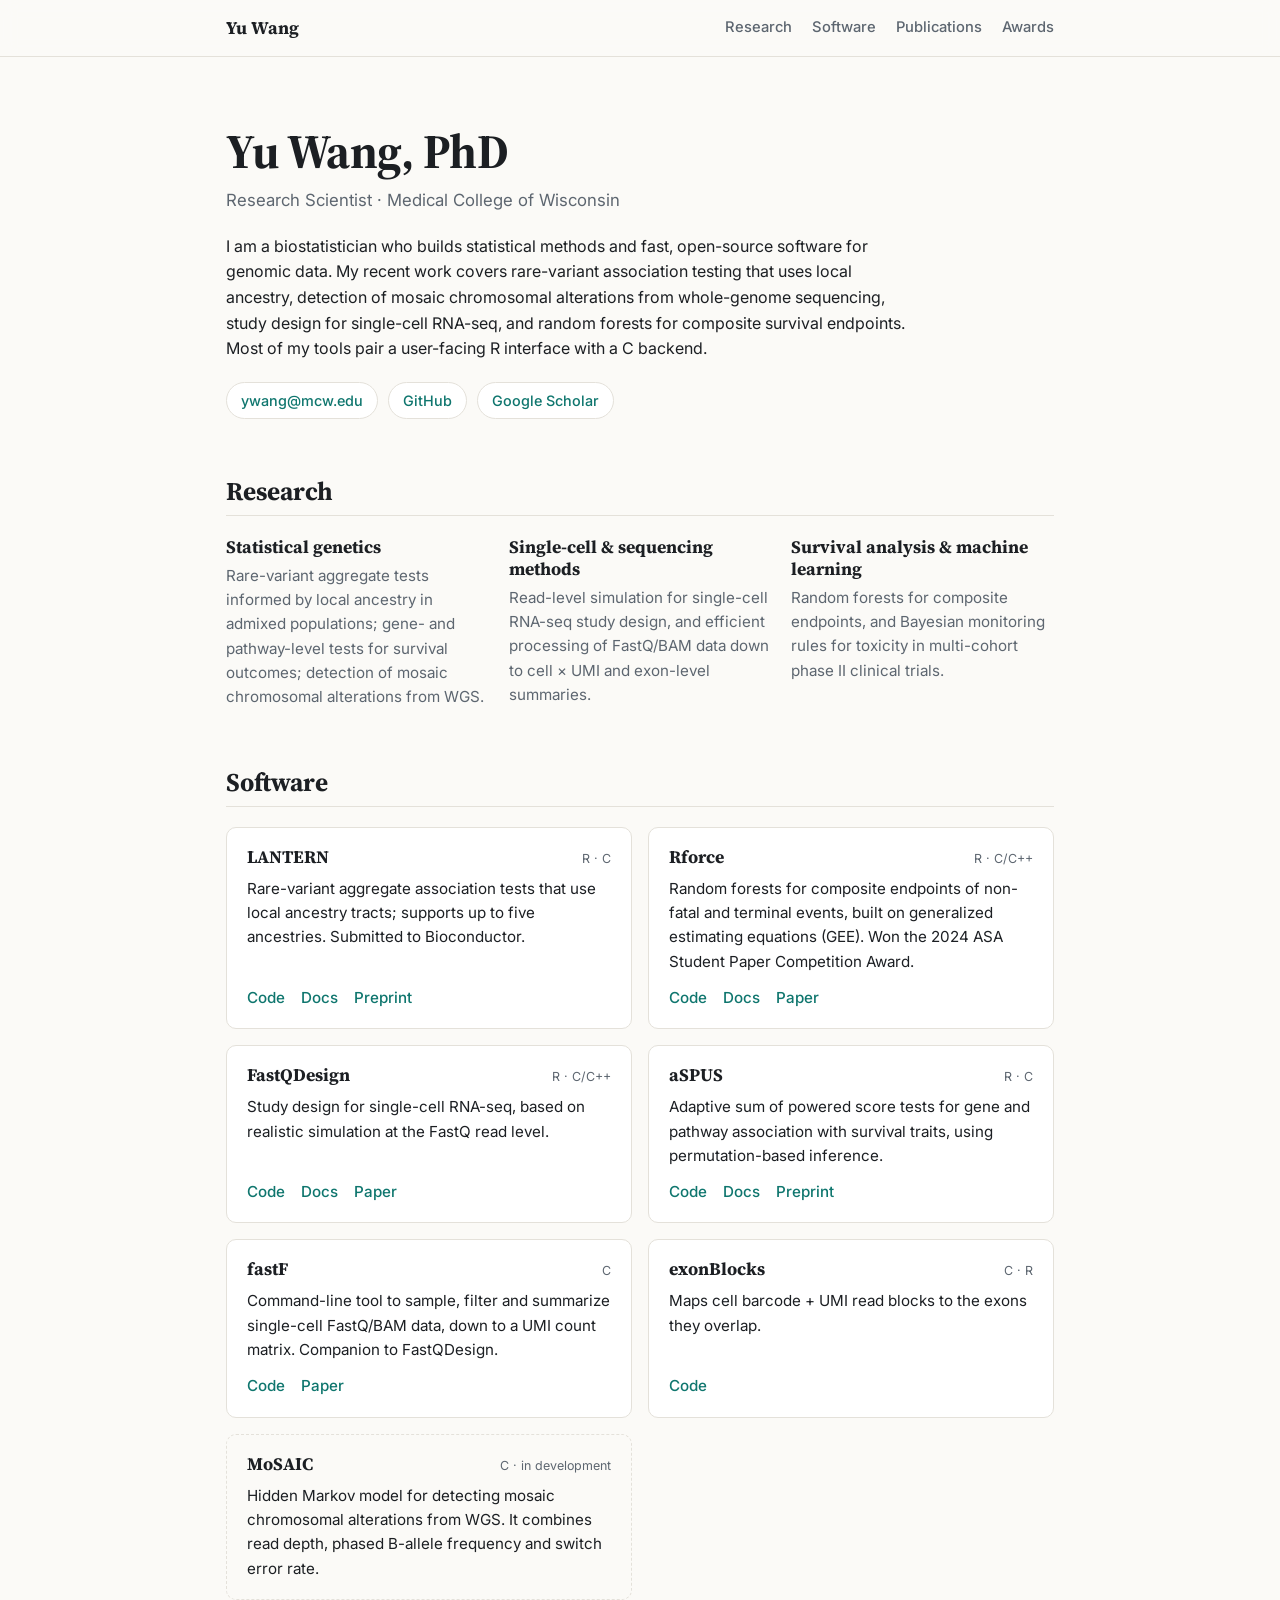
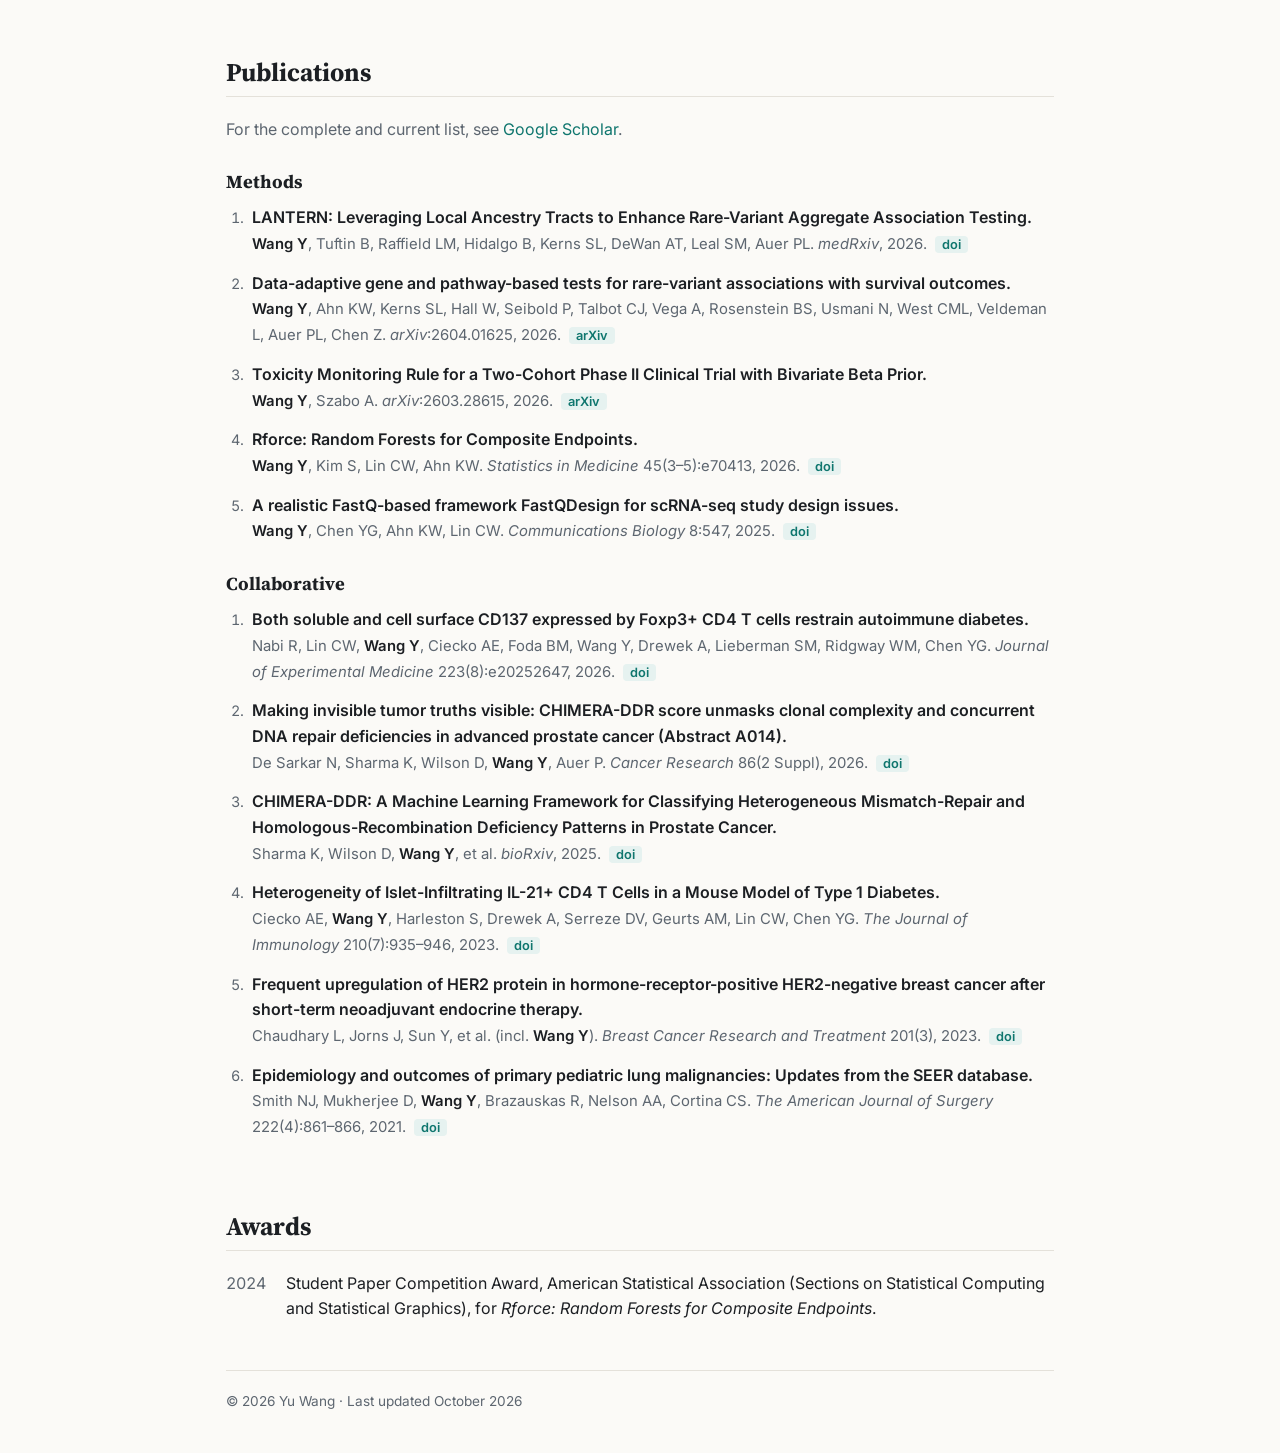
<file: index.html>
<!doctype html>
<html lang="en">
<head>
  <meta charset="utf-8">
  <meta name="viewport" content="width=device-width, initial-scale=1">
  <title>Yu Wang, PhD</title>
  <meta name="description" content="Yu Wang — Research Scientist at the Medical College of Wisconsin. Statistical genetics, bioinformatics, and statistical software.">
  <link rel="icon" href="data:image/svg+xml,%3Csvg xmlns='http://www.w3.org/2000/svg' viewBox='0 0 64 64'%3E%3Crect width='64' height='64' rx='14' fill='%230f766e'/%3E%3Ctext x='32' y='42' font-family='Georgia,serif' font-size='28' fill='white' text-anchor='middle'%3EYW%3C/text%3E%3C/svg%3E">
  <link rel="preconnect" href="https://fonts.googleapis.com">
  <link rel="preconnect" href="https://fonts.gstatic.com" crossorigin>
  <link href="https://fonts.googleapis.com/css2?family=Inter:wght@400;500;600&family=Source+Serif+4:opsz,wght@8..60,600;8..60,700&display=swap" rel="stylesheet">
  <link rel="stylesheet" href="style.css">
</head>
<body>
  <header class="site-nav">
    <div class="wrap nav-inner">
      <a class="brand" href="#top">Yu Wang</a>
      <nav>
        <a href="#research">Research</a>
        <a href="#software">Software</a>
        <a href="#publications">Publications</a>
        <a href="#awards">Awards</a>
      </nav>
    </div>
  </header>

  <main id="top" class="wrap">
    <section class="hero">
      <h1>Yu Wang, PhD</h1>
      <p class="role">Research Scientist · Medical College of Wisconsin</p>
      <p class="bio">
        I am a biostatistician who builds statistical methods and fast,
        open-source software for genomic data. My recent work covers rare-variant
        association testing that uses local ancestry, detection of mosaic chromosomal
        alterations from whole-genome sequencing, study design for single-cell RNA-seq,
        and random forests for composite survival endpoints. Most of my tools
        pair a user-facing R interface with a C backend.
      </p>
      <ul class="links">
        <li><a href="mailto:ywang@mcw.edu">ywang@mcw.edu</a></li>
        <li><a href="https://github.com/yuw444">GitHub</a></li>
        <li><a href="https://scholar.google.com/citations?user=0xSDRvYAAAAJ">Google Scholar</a></li>
      </ul>
    </section>

    <section id="research">
      <h2>Research</h2>
      <div class="themes">
        <div class="theme">
          <h3>Statistical genetics</h3>
          <p>Rare-variant aggregate tests informed by local ancestry in admixed
          populations; gene- and pathway-level tests for survival outcomes; detection of
          mosaic chromosomal alterations from WGS.</p>
        </div>
        <div class="theme">
          <h3>Single-cell &amp; sequencing methods</h3>
          <p>Read-level simulation for single-cell RNA-seq study design, and efficient
          processing of FastQ/BAM data down to cell × UMI and exon-level summaries.</p>
        </div>
        <div class="theme">
          <h3>Survival analysis &amp; machine learning</h3>
          <p>Random forests for composite endpoints, and Bayesian monitoring rules for
          toxicity in multi-cohort phase II clinical trials.</p>
        </div>
      </div>
    </section>

    <section id="software">
      <h2>Software</h2>
      <div class="cards">
        <article class="card">
          <div class="card-head"><h3>LANTERN</h3><span class="tags">R · C</span></div>
          <p>Rare-variant aggregate association tests that use local ancestry tracts;
          supports up to five ancestries. Submitted to Bioconductor.</p>
          <p class="card-links">
            <a href="https://github.com/yuw444/lantern">Code</a>
            <a href="https://yuw444.github.io/lantern/">Docs</a>
            <a href="https://doi.org/10.64898/2026.04.24.26351693">Preprint</a>
          </p>
        </article>
        <article class="card">
          <div class="card-head"><h3>Rforce</h3><span class="tags">R · C/C++</span></div>
          <p>Random forests for composite endpoints of non-fatal and terminal events,
          built on generalized estimating equations (GEE). Won the 2024 ASA Student Paper Competition Award.</p>
          <p class="card-links">
            <a href="https://github.com/yuw444/Rforce">Code</a>
            <a href="https://yuw444.github.io/Rforce/">Docs</a>
            <a href="https://doi.org/10.1002/sim.70413">Paper</a>
          </p>
        </article>
        <article class="card">
          <div class="card-head"><h3>FastQDesign</h3><span class="tags">R · C/C++</span></div>
          <p>Study design for single-cell RNA-seq, based on realistic simulation at the
          FastQ read level.</p>
          <p class="card-links">
            <a href="https://github.com/yuw444/FastQDesign">Code</a>
            <a href="https://yuw444.github.io/FastQDesign/">Docs</a>
            <a href="https://doi.org/10.1038/s42003-025-07938-8">Paper</a>
          </p>
        </article>
        <article class="card">
          <div class="card-head"><h3>aSPUS</h3><span class="tags">R · C</span></div>
          <p>Adaptive sum of powered score tests for gene and pathway association with
          survival traits, using permutation-based inference.</p>
          <p class="card-links">
            <a href="https://github.com/yuw444/aSPUS">Code</a>
            <a href="https://yuw444.github.io/aSPUS/">Docs</a>
            <a href="https://arxiv.org/abs/2604.01625">Preprint</a>
          </p>
        </article>
        <article class="card">
          <div class="card-head"><h3>fastF</h3><span class="tags">C</span></div>
          <p>Command-line tool to sample, filter and summarize single-cell FastQ/BAM
          data, down to a UMI count matrix. Companion to FastQDesign.</p>
          <p class="card-links">
            <a href="https://github.com/yuw444/fastF">Code</a>
            <a href="https://doi.org/10.1038/s42003-025-07938-8">Paper</a>
          </p>
        </article>
        <article class="card">
          <div class="card-head"><h3>exonBlocks</h3><span class="tags">C · R</span></div>
          <p>Maps cell barcode + UMI read blocks to the exons they overlap.</p>
          <p class="card-links">
            <a href="https://github.com/yuw444/exonBlocks">Code</a>
          </p>
        </article>
        <article class="card card-dev">
          <div class="card-head"><h3>MoSAIC</h3><span class="tags">C · in development</span></div>
          <p>Hidden Markov model for detecting mosaic chromosomal alterations from WGS.
          It combines read depth, phased B-allele frequency and switch error rate.</p>
        </article>
      </div>
    </section>

    <section id="publications">
      <h2>Publications</h2>
      <p class="muted">For the complete and current list, see
        <a href="https://scholar.google.com/citations?user=0xSDRvYAAAAJ">Google Scholar</a>.</p>

      <h3 class="pub-group">Methods</h3>
      <ol class="pubs">
        <li>
          <span class="title">LANTERN: Leveraging Local Ancestry Tracts to Enhance Rare-Variant Aggregate Association Testing.</span>
          <span class="authors"><b>Wang Y</b>, Tuftin B, Raffield LM, Hidalgo B, Kerns SL, DeWan AT, Leal SM, Auer PL.</span>
          <span class="venue"><i>medRxiv</i>, 2026.</span>
          <a href="https://doi.org/10.64898/2026.04.24.26351693">doi</a>
        </li>
        <li>
          <span class="title">Data-adaptive gene and pathway-based tests for rare-variant associations with survival outcomes.</span>
          <span class="authors"><b>Wang Y</b>, Ahn KW, Kerns SL, Hall W, Seibold P, Talbot CJ, Vega A, Rosenstein BS, Usmani N, West CML, Veldeman L, Auer PL, Chen Z.</span>
          <span class="venue"><i>arXiv</i>:2604.01625, 2026.</span>
          <a href="https://arxiv.org/abs/2604.01625">arXiv</a>
        </li>
        <li>
          <span class="title">Toxicity Monitoring Rule for a Two-Cohort Phase II Clinical Trial with Bivariate Beta Prior.</span>
          <span class="authors"><b>Wang Y</b>, Szabo A.</span>
          <span class="venue"><i>arXiv</i>:2603.28615, 2026.</span>
          <a href="https://arxiv.org/abs/2603.28615">arXiv</a>
        </li>
        <li>
          <span class="title">Rforce: Random Forests for Composite Endpoints.</span>
          <span class="authors"><b>Wang Y</b>, Kim S, Lin CW, Ahn KW.</span>
          <span class="venue"><i>Statistics in Medicine</i> 45(3–5):e70413, 2026.</span>
          <a href="https://doi.org/10.1002/sim.70413">doi</a>
        </li>
        <li>
          <span class="title">A realistic FastQ-based framework FastQDesign for scRNA-seq study design issues.</span>
          <span class="authors"><b>Wang Y</b>, Chen YG, Ahn KW, Lin CW.</span>
          <span class="venue"><i>Communications Biology</i> 8:547, 2025.</span>
          <a href="https://doi.org/10.1038/s42003-025-07938-8">doi</a>
        </li>
      </ol>

      <h3 class="pub-group">Collaborative</h3>
      <ol class="pubs">
        <li>
          <span class="title">Both soluble and cell surface CD137 expressed by Foxp3+ CD4 T cells restrain autoimmune diabetes.</span>
          <span class="authors">Nabi R, Lin CW, <b>Wang Y</b>, Ciecko AE, Foda BM, Wang Y, Drewek A, Lieberman SM, Ridgway WM, Chen YG.</span>
          <span class="venue"><i>Journal of Experimental Medicine</i> 223(8):e20252647, 2026.</span>
          <a href="https://doi.org/10.1084/jem.20252647">doi</a>
        </li>
        <li>
          <span class="title">Making invisible tumor truths visible: CHIMERA-DDR score unmasks clonal complexity and concurrent DNA repair deficiencies in advanced prostate cancer (Abstract A014).</span>
          <span class="authors">De Sarkar N, Sharma K, Wilson D, <b>Wang Y</b>, Auer P.</span>
          <span class="venue"><i>Cancer Research</i> 86(2 Suppl), 2026.</span>
          <a href="https://doi.org/10.1158/1538-7445.prostateca26-a014">doi</a>
        </li>
        <li>
          <span class="title">CHIMERA-DDR: A Machine Learning Framework for Classifying Heterogeneous Mismatch-Repair and Homologous-Recombination Deficiency Patterns in Prostate Cancer.</span>
          <span class="authors">Sharma K, Wilson D, <b>Wang Y</b>, et al.</span>
          <span class="venue"><i>bioRxiv</i>, 2025.</span>
          <a href="https://doi.org/10.1101/2025.10.08.680958">doi</a>
        </li>
        <li>
          <span class="title">Heterogeneity of Islet-Infiltrating IL-21+ CD4 T Cells in a Mouse Model of Type 1 Diabetes.</span>
          <span class="authors">Ciecko AE, <b>Wang Y</b>, Harleston S, Drewek A, Serreze DV, Geurts AM, Lin CW, Chen YG.</span>
          <span class="venue"><i>The Journal of Immunology</i> 210(7):935–946, 2023.</span>
          <a href="https://doi.org/10.4049/jimmunol.2200712">doi</a>
        </li>
        <li>
          <span class="title">Frequent upregulation of HER2 protein in hormone-receptor-positive HER2-negative breast cancer after short-term neoadjuvant endocrine therapy.</span>
          <span class="authors">Chaudhary L, Jorns J, Sun Y, et al. (incl. <b>Wang Y</b>).</span>
          <span class="venue"><i>Breast Cancer Research and Treatment</i> 201(3), 2023.</span>
          <a href="https://doi.org/10.1007/s10549-023-07038-3">doi</a>
        </li>
        <li>
          <span class="title">Epidemiology and outcomes of primary pediatric lung malignancies: Updates from the SEER database.</span>
          <span class="authors">Smith NJ, Mukherjee D, <b>Wang Y</b>, Brazauskas R, Nelson AA, Cortina CS.</span>
          <span class="venue"><i>The American Journal of Surgery</i> 222(4):861–866, 2021.</span>
          <a href="https://doi.org/10.1016/j.amjsurg.2021.01.037">doi</a>
        </li>
      </ol>
    </section>

    <section id="awards">
      <h2>Awards</h2>
      <ul class="awards">
        <li><span class="year">2024</span>
          <span>Student Paper Competition Award, American Statistical Association
          (Sections on Statistical Computing and Statistical Graphics), for
          <i>Rforce: Random Forests for Composite Endpoints</i>.</span></li>
      </ul>
    </section>
  </main>

  <footer class="wrap footer">
    <p>© 2026 Yu Wang · Last updated October 2026</p>
  </footer>
</body>
</html>
</file>
<file: style.css>
:root {
  --bg: #fbfaf7;
  --surface: #ffffff;
  --text: #1c1f23;
  --muted: #5d6670;
  --border: #e4e1da;
  --accent: #0f766e;
  --accent-soft: #e6f2f0;
  --serif: "Source Serif 4", Georgia, "Times New Roman", serif;
  --sans: "Inter", system-ui, -apple-system, "Segoe UI", Roboto, sans-serif;
}

@media (prefers-color-scheme: dark) {
  :root {
    --bg: #121416;
    --surface: #1a1d20;
    --text: #e6e8ea;
    --muted: #9aa3ac;
    --border: #2b3035;
    --accent: #5eead4;
    --accent-soft: #15302d;
  }
}

* { box-sizing: border-box; }

html { scroll-behavior: smooth; scroll-padding-top: 4.5rem; }

body {
  margin: 0;
  background: var(--bg);
  color: var(--text);
  font-family: var(--sans);
  font-size: 16px;
  line-height: 1.6;
  -webkit-font-smoothing: antialiased;
}

a { color: var(--accent); text-decoration: none; }
a:hover { text-decoration: underline; text-underline-offset: 3px; }

.wrap { max-width: 860px; margin: 0 auto; padding: 0 16px; }

/* Nav */
.site-nav {
  position: sticky;
  top: 0;
  z-index: 10;
  background: color-mix(in srgb, var(--bg) 88%, transparent);
  backdrop-filter: blur(8px);
  border-bottom: 1px solid var(--border);
}
.nav-inner { display: flex; align-items: center; justify-content: space-between; height: 56px; gap: 16px; }
.brand { font-family: var(--serif); font-weight: 700; font-size: 1.1rem; color: var(--text); }
.brand:hover { text-decoration: none; }
.site-nav nav { display: flex; gap: 20px; }
.site-nav nav a { color: var(--muted); font-size: 0.92rem; font-weight: 500; }
.site-nav nav a:hover { color: var(--text); text-decoration: none; }

/* Sections */
section { padding: 48px 0 8px; }
h1, h2, h3 { font-family: var(--serif); line-height: 1.25; margin: 0; }
h2 {
  font-size: 1.6rem;
  margin-bottom: 20px;
  padding-bottom: 8px;
  border-bottom: 1px solid var(--border);
}
h3 { font-size: 1.1rem; }

/* Hero */
.hero { padding-top: 64px; }
.hero h1 { font-size: clamp(2.2rem, 6vw, 3rem); letter-spacing: -0.01em; }
.role { margin: 6px 0 20px; color: var(--muted); font-size: 1.05rem; }
.bio { max-width: 68ch; margin: 0 0 20px; }
.links { list-style: none; padding: 0; margin: 0; display: flex; flex-wrap: wrap; gap: 10px; }
.links a {
  display: inline-block;
  padding: 6px 14px;
  border: 1px solid var(--border);
  border-radius: 999px;
  background: var(--surface);
  font-size: 0.9rem;
  font-weight: 500;
}
.links a:hover { border-color: var(--accent); text-decoration: none; }

/* Research themes */
.themes { display: grid; grid-template-columns: repeat(3, 1fr); gap: 20px; }
.theme h3 { margin-bottom: 6px; }
.theme p { margin: 0; color: var(--muted); font-size: 0.95rem; }

/* Software cards */
.cards { display: grid; grid-template-columns: repeat(2, 1fr); gap: 16px; }
.card {
  background: var(--surface);
  border: 1px solid var(--border);
  border-radius: 10px;
  padding: 18px 20px;
  display: flex;
  flex-direction: column;
}
.card-head { display: flex; align-items: baseline; justify-content: space-between; gap: 12px; }
.tags { font-size: 0.78rem; color: var(--muted); white-space: nowrap; }
.card p { margin: 8px 0 0; font-size: 0.95rem; }
.card-links { margin-top: auto !important; padding-top: 12px; display: flex; gap: 16px; font-size: 0.9rem; font-weight: 500; }
.card-dev { border-style: dashed; background: transparent; }

/* Publications */
.muted { color: var(--muted); margin-top: 0; }
.pub-group { margin: 28px 0 12px; font-size: 1.15rem; }
.pubs { margin: 0; padding-left: 1.4rem; }
.pubs li { margin-bottom: 14px; padding-left: 4px; }
.pubs li::marker { color: var(--muted); font-size: 0.9rem; }
.pubs .title { display: block; font-weight: 600; }
.pubs .authors, .pubs .venue { color: var(--muted); font-size: 0.93rem; }
.pubs b { color: var(--text); font-weight: 600; }
.pubs a {
  font-size: 0.8rem;
  font-weight: 600;
  margin-left: 4px;
  padding: 1px 7px;
  border-radius: 4px;
  background: var(--accent-soft);
}
.pubs a:hover { text-decoration: none; }

/* Footer */
.footer { padding-top: 40px; padding-bottom: 40px; color: var(--muted); font-size: 0.85rem; }
.footer p { margin: 0; border-top: 1px solid var(--border); padding-top: 20px; }

@media (max-width: 720px) {
  .themes, .cards { grid-template-columns: 1fr; }
  .site-nav nav { gap: 14px; }
  .hero { padding-top: 40px; }
}
@media (max-width: 400px) {
  .brand { display: none; }
}

/* Awards */
.awards { list-style: none; padding: 0; margin: 0; }
.awards li { display: flex; gap: 20px; }
.awards .year { color: var(--muted); font-variant-numeric: tabular-nums; flex: none; }
</file>
